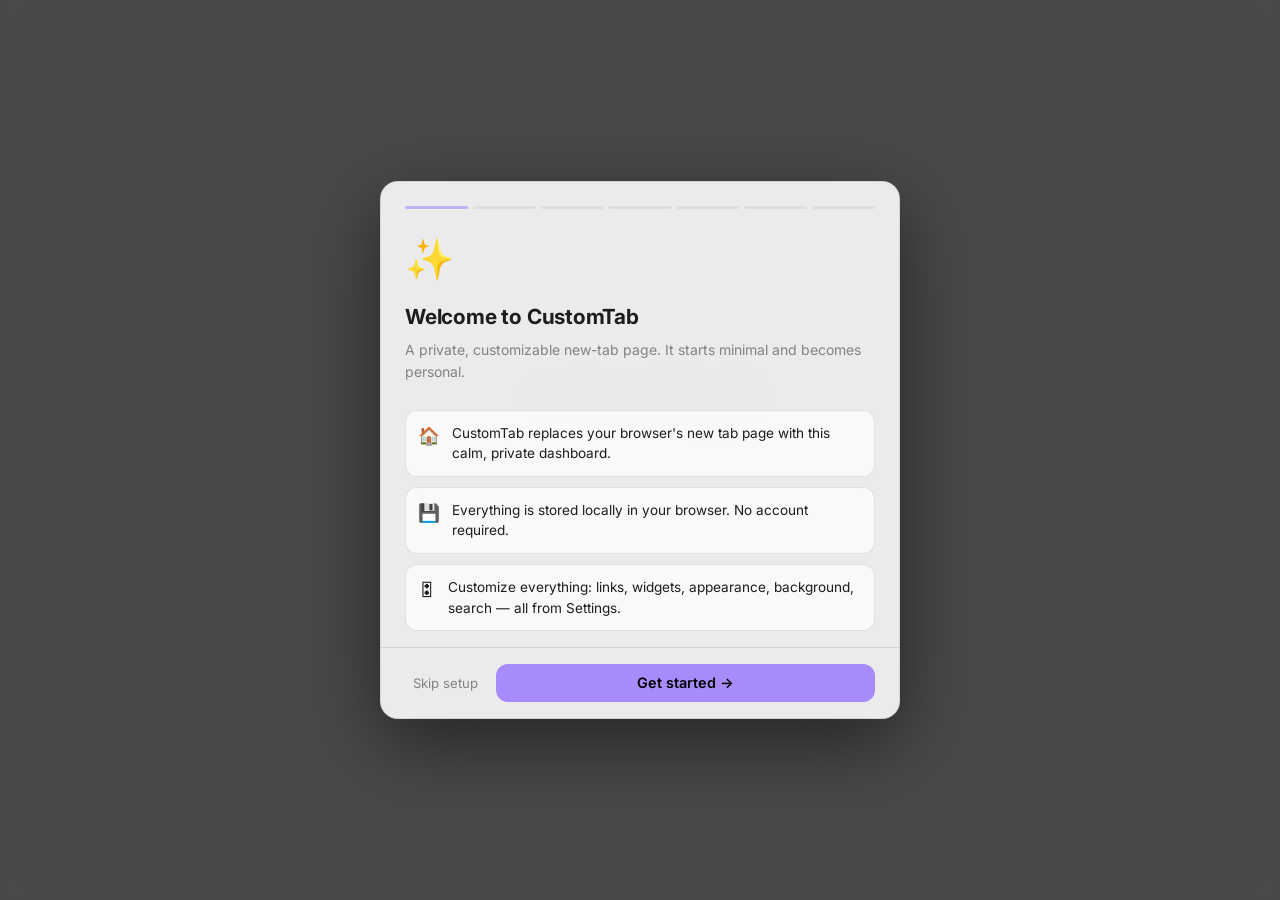
<file: index.html>
﻿<!DOCTYPE html>
<html lang="en" data-style="glass" data-mode="system">
<head>
  <meta charset="UTF-8" />
  <meta name="viewport" content="width=device-width, initial-scale=1.0" />
  <title>CustomTab</title>
  <link rel="icon" type="image/png" href="fav.png" />
  <link rel="preconnect" href="https://fonts.googleapis.com" />
  <link rel="preconnect" href="https://fonts.gstatic.com" crossorigin />
  <link href="https://fonts.googleapis.com/css2?family=Inter:wght@400;500;600&display=swap" rel="stylesheet" />

  <!-- v5 styles -->
  <link rel="stylesheet" href="src/styles/tokens.css" />
  <link rel="stylesheet" href="src/styles/base.css" />
  <link rel="stylesheet" href="src/styles/layout.css?v=2026-06-15-1" />
  <link rel="stylesheet" href="src/styles/components.css?v=2026-06-15-1" />
  <link rel="stylesheet" href="src/styles/widgets.css?v=2026-06-15-1" />
  <link rel="stylesheet" href="src/styles/settings.css?v=2026-06-15-3" />
  <link rel="stylesheet" href="src/styles/blocks.css?v=2026-06-15-1" />
  <link rel="stylesheet" href="src/styles/onboarding.css" />
  <link rel="stylesheet" href="src/styles/responsive.css?v=2026-06-15-1" />
</head>
<body>

  <!-- Background layer -->
  <div id="bg-layer">
    <div id="bg-media"></div>
    <div id="bg-overlay" aria-hidden="true"></div>
  </div>

  <!-- Focus layer (default visible) -->
  <div id="focus-layer" aria-label="Focus view">
    <div class="focus-content">
      <div id="f-clock" aria-live="off" aria-atomic="true">00:00</div>
      <div id="f-date"></div>
      <div id="f-greeting"></div>
      <div id="f-weather" hidden></div>
      <div id="f-goals" hidden></div>
    </div>
  </div>

  <!-- Top bar (shown when dashboard is open) -->
  <div id="top-bar">
    <button class="icon-btn" id="focus-btn"  title="Back to focus (F)" aria-label="Return to focus view">◎</button>
    <button class="icon-btn" id="favs-btn"   title="Open favorite links" aria-label="Open all favorite links">★</button>
    <button class="icon-btn" id="design-btn" title="Design mode — drag and resize dashboard blocks" aria-label="Toggle design mode">⊞</button>
    <button class="icon-btn" id="settings-btn" title="Settings" aria-label="Open settings">⚙</button>
  </div>

  <!-- Dashboard layer -->
  <div id="dash-layer" aria-hidden="true">
    <div id="dash-content">
      <!-- All dashboard blocks rendered here by blocks.js -->
      <div id="blocks-container" class="blocks-container mode-auto" aria-label="Dashboard"></div>
    </div>
  </div>

  <!-- Quick Open (Ctrl/Cmd+K) -->
  <div id="quick-open" role="dialog" aria-modal="true" aria-label="Quick Open" hidden>
    <div id="quick-backdrop"></div>
    <div id="quick-panel">
      <div id="quick-header">
        <span class="q-icon" aria-hidden="true">⌘</span>
        <input id="quick-input" type="text"
               placeholder="Search links, run actions…"
               autocomplete="off" aria-label="Quick search" />
        <kbd id="quick-esc">esc</kbd>
      </div>
      <div id="quick-results" role="listbox" aria-label="Results"></div>
    </div>
  </div>

  <!-- Settings modal -->
  <div id="settings-modal" class="modal-wrap" role="dialog"
       aria-modal="true" aria-label="Settings" hidden>
    <div class="modal-backdrop"></div>
    <div class="modal-panel">
      <div class="modal-header">
        <h2>Settings</h2>
        <button class="modal-close" id="settings-close" aria-label="Close settings">✕</button>
      </div>
      <div class="modal-body">
        <nav id="settings-tabs" aria-label="Settings sections"></nav>
        <div id="settings-content"></div>
      </div>
    </div>
  </div>

  <!-- Onboarding wizard -->
  <div id="onboarding-modal" role="dialog" aria-modal="true" aria-label="Welcome to CustomTab" hidden>
    <div id="onboarding-backdrop"></div>
    <div id="onboarding-panel"></div>
  </div>

  <!-- Migration notice (old config detected) -->
  <div id="migration-notice" hidden>
    <div class="migration-title">⚠ Older setup found</div>
    <p>We found an older CustomTab or MinimalTab setup. v5 uses a new structure — your previous settings will not be automatically migrated.</p>
    <p style="margin-top:.4rem;font-size:.82rem;color:var(--muted)">You can export your old data from your browser's localStorage before starting fresh.</p>
    <div class="migration-actions">
      <button class="s-btn ghost sm" data-settings>Backup &amp; Restore</button>
      <button class="s-btn ghost sm" data-dismiss>Dismiss</button>
    </div>
  </div>

  <!-- Design mode toolbar -->
  <div id="design-toolbar" hidden aria-label="Design mode controls">
    <span id="design-toolbar-label">Design</span>
    <span id="design-mode-label" class="dtb-mode">Auto</span>
    <button class="dtb-btn" id="design-mode-toggle-btn" title="Switch between auto and custom grid mode">Switch mode</button>
    <button class="dtb-btn" id="design-reset-btn">Reset layout</button>
    <button class="dtb-btn dtb-primary" id="design-done-btn">✓ Done</button>
  </div>

  <!-- Link context menu -->
  <div id="link-ctx" role="menu" aria-label="Link options" hidden></div>

  <!-- Hidden file input for config import -->
  <input id="import-file" type="file" accept="application/json" hidden aria-hidden="true" />

  <!-- Toast notification -->
  <div id="toast" role="status" aria-live="polite" aria-atomic="true"></div>

  <!-- Focus hint -->
  <div id="focus-hint" aria-hidden="true">Press F to return to focus</div>

  <script type="module" src="src/main.js?v=2026-06-15-4"></script>
</body>
</html>
</file>
<file: src/styles/tokens.css>
/* ── Design tokens (CSS custom properties) ── */
:root {
  --accent:         #a78bfa;
  --bg:             #1a1a2e;
  --text:           #ffffff;
  --muted:          rgba(255,255,255,0.50);
  --subtle:         rgba(255,255,255,0.07);
  --glass-bg:       rgba(255,255,255,0.07);
  --glass-border:   rgba(255,255,255,0.12);
  --glass-shadow:   0 8px 32px rgba(0,0,0,0.28);
  --glass-blur:     20px;
  --danger:         rgba(239,68,68,1);
  --danger-bg:      rgba(239,68,68,0.12);
  --danger-border:  rgba(239,68,68,0.25);
  --danger-text:    #f87171;
  --success:        #4ade80;
  --warning:        #fbbf24;

  --radius-sm:  8px;
  --radius-md:  12px;
  --radius-lg:  18px;
  --radius-xl:  9999px;

  --ease: cubic-bezier(0.4,0,0.2,1);
  --dur:  260ms;

  --dash-max-width-sm: 540px;
  --dash-max-width-md: 680px;
  --dash-max-width-lg: 860px;
  --dash-max-width-xl: 1080px;
}

/* ── Style presets ── */
[data-style="minimal"] {
  --accent:       #e5e5e5;
  --bg:           #111111;
  --glass-bg:     rgba(255,255,255,0.04);
  --glass-border: rgba(255,255,255,0.08);
  --glass-blur:   8px;
}
[data-style="glass"] {
  --accent:     #a78bfa;
  --bg:         #1a1a2e;
  --glass-bg:   rgba(255,255,255,0.07);
  --glass-blur: 22px;
}
[data-style="neon"] {
  --accent:       #00ffff;
  --bg:           #0a0e27;
  --glass-bg:     rgba(0,255,255,0.05);
  --glass-border: rgba(0,255,255,0.14);
}
[data-style="pastel"] {
  --accent:       #f9a8d4;
  --bg:           #fdf2f8;
  --text:         #1f1f1f;
  --muted:        rgba(0,0,0,0.45);
  --subtle:       rgba(0,0,0,0.05);
  --glass-bg:     rgba(255,255,255,0.65);
  --glass-border: rgba(0,0,0,0.09);
  --glass-shadow: 0 8px 32px rgba(0,0,0,0.1);
}
[data-style="forest"] {
  --accent:       #4ade80;
  --bg:           #0f172a;
  --glass-bg:     rgba(74,222,128,0.06);
  --glass-border: rgba(74,222,128,0.12);
}
[data-style="oled"] {
  --accent:     #00d9ff;
  --bg:         #000000;
  --glass-bg:   rgba(255,255,255,0.04);
  --glass-blur: 10px;
}

/* ── Light / dark / system mode ── */
@media (prefers-color-scheme: light) {
  [data-mode="system"] {
    --bg:           #f5f5f7;
    --text:         #1d1d1f;
    --muted:        rgba(0,0,0,0.45);
    --subtle:       rgba(0,0,0,0.055);
    --glass-bg:     rgba(255,255,255,0.70);
    --glass-border: rgba(0,0,0,0.10);
    --glass-shadow: 0 8px 32px rgba(0,0,0,0.10);
  }
}
[data-mode="light"] {
  --bg:           #f5f5f7;
  --text:         #1d1d1f;
  --muted:        rgba(0,0,0,0.45);
  --subtle:       rgba(0,0,0,0.055);
  --glass-bg:     rgba(255,255,255,0.70);
  --glass-border: rgba(0,0,0,0.10);
  --glass-shadow: 0 8px 32px rgba(0,0,0,0.10);
}
/* data-mode="dark" uses root defaults */
</file>
<file: src/styles/base.css>
/* ── Reset ── */
*, *::before, *::after {
  box-sizing: border-box;
  margin: 0;
  padding: 0;
}

html, body {
  height: 100%;
  overflow: hidden;
}

body {
  background: var(--bg);
  color: var(--text);
  font-family: 'Inter', -apple-system, BlinkMacSystemFont, system-ui, sans-serif;
  font-size: 15px;
  line-height: 1.5;
  -webkit-font-smoothing: antialiased;
  transition: background var(--dur) var(--ease), color var(--dur) var(--ease);
}

a        { color: inherit; text-decoration: none; }
button   { font-family: inherit; cursor: pointer; }
input, select, textarea { font-family: inherit; }
img      { display: block; }

/* ── Scrollbar ── */
::-webkit-scrollbar        { width: 4px; height: 4px; }
::-webkit-scrollbar-track  { background: transparent; }
::-webkit-scrollbar-thumb  { background: var(--glass-border); border-radius: 2px; }
::-webkit-scrollbar-thumb:hover { background: var(--muted); }

/* ── Focus visible ── */
:focus-visible {
  outline: 2px solid var(--accent);
  outline-offset: 2px;
}
:focus:not(:focus-visible) {
  outline: none;
}

/* ── Reduced motion ── */
@media (prefers-reduced-motion: reduce) {
  *, *::before, *::after {
    transition-duration: 1ms !important;
    animation-duration: 1ms !important;
    animation-iteration-count: 1 !important;
  }
}

/* ── Screen reader only ── */
.sr-only {
  position: absolute;
  width: 1px; height: 1px;
  padding: 0; margin: -1px;
  overflow: hidden;
  clip: rect(0,0,0,0);
  white-space: nowrap;
  border-width: 0;
}
</file>
<file: src/styles/layout.css>
/* ── Background layer ── */
#bg-layer {
  position: fixed;
  inset: 0;
  z-index: 0;
  overflow: hidden;
}
#bg-media {
  position: absolute;
  inset: 0;
  width: 100%; height: 100%;
  background-size: cover;
  background-position: center;
  filter: blur(0px) brightness(0.65);
  transform: scale(1.05);
  transition: filter 0.4s ease, background-image 0.6s ease;
}
#bg-overlay {
  position: absolute;
  inset: 0;
  background: linear-gradient(180deg,
    rgba(0,0,0,.18) 0%,
    rgba(0,0,0,.38) 55%,
    rgba(0,0,0,.5)  100%);
  pointer-events: none;
}
body:not(.has-bg-image) #bg-overlay { display: none; }

/* ── App layers ── */
#focus-layer, #dash-layer {
  position: fixed;
  inset: 0;
  z-index: 10;
  transition: opacity var(--dur) var(--ease), visibility var(--dur) var(--ease);
}

/* ── Focus layer ── */
#focus-layer {
  display: grid;
  place-items: center;
  cursor: default;
  user-select: none;
}
.focus-content { text-align: center; }

#f-clock {
  font-size: clamp(4rem, 12vw, 7.5rem);
  font-weight: 600;
  letter-spacing: -0.03em;
  line-height: 1;
}
#f-date {
  font-size: clamp(1rem, 2.5vw, 1.35rem);
  font-weight: 400;
  opacity: 0.8;
  margin-top: 0.7rem;
}
#f-greeting {
  font-size: 0.95rem;
  opacity: 0.5;
  margin-top: 0.4rem;
}
#f-weather {
  font-size: 0.875rem;
  opacity: 0.45;
  margin-top: 0.4rem;
  letter-spacing: 0.01em;
}
#f-goals {
  margin-top: 1rem;
  display: flex;
  gap: 0.5rem;
  justify-content: center;
  flex-wrap: wrap;
}
.f-goal-chip {
  display: inline-flex;
  align-items: center;
  gap: 0.3rem;
  padding: 0.25rem 0.6rem;
  background: var(--glass-bg);
  border: 1px solid var(--glass-border);
  border-radius: var(--radius-xl);
  font-size: 0.78rem;
  color: var(--muted);
  cursor: pointer;
  transition: all 0.15s;
}
.f-goal-chip.done {
  color: var(--success);
  border-color: color-mix(in srgb, var(--success) 40%, transparent);
  text-decoration: line-through;
  opacity: 0.65;
}

/* ── Dashboard layer ── */
#dash-layer {
  opacity: 0;
  visibility: hidden;
  pointer-events: none;
  display: flex;
  flex-direction: column;
  align-items: center;
  overflow-y: auto;
  overflow-x: hidden;
  padding: 1rem;
  scroll-behavior: smooth;
}
#dash-layer::-webkit-scrollbar { width: 0; }

/* ── Revealed state ── */
body.dash-on #focus-layer {
  opacity: 0;
  visibility: hidden;
  pointer-events: none;
}
body.dash-on #dash-layer {
  opacity: 1;
  visibility: visible;
  pointer-events: auto;
}
body.dash-on #top-bar {
  opacity: 1;
  visibility: visible;
  pointer-events: auto;
}

/* ── Top bar ── */
#top-bar {
  position: fixed;
  top: 1rem;
  right: 1.25rem;
  z-index: 20;
  display: flex;
  gap: 0.4rem;
  opacity: 0;
  visibility: hidden;
  pointer-events: none;
  transition: opacity var(--dur) var(--ease), visibility var(--dur) var(--ease);
}

/* ── Dashboard content ── */
#dash-content {
  width: 100%;
  max-width: var(--dash-max-width-md, 680px);
  min-width: 0;
  margin: auto;
  padding: 5.5rem 0 4rem;
  display: flex;
  flex-direction: column;
  gap: 1.75rem;
}

/* Dashboard width variants */
[data-dash-width="sm"] #dash-content { max-width: var(--dash-max-width-sm); }
[data-dash-width="md"] #dash-content { max-width: var(--dash-max-width-md); }
[data-dash-width="lg"] #dash-content { max-width: var(--dash-max-width-lg); }
[data-dash-width="xl"] #dash-content { max-width: var(--dash-max-width-xl); }

/* Density variants */
[data-density="compact"] #dash-content { gap: 1.1rem; padding-top: 4rem; }
[data-density="spacious"] #dash-content { gap: 2.25rem; padding-top: 7rem; }

/* ── Focus hint ── */
#focus-hint {
  position: fixed;
  bottom: 1.25rem;
  left: 50%;
  transform: translateX(-50%);
  font-size: 0.75rem;
  color: var(--muted);
  opacity: 0;
  transition: opacity 0.3s;
  z-index: 15;
  pointer-events: none;
  white-space: nowrap;
}
body.dash-on #focus-hint { opacity: 0.55; }

/* ── Animations ── */
@keyframes fadeUp {
  from { opacity: 0; transform: translateY(10px); }
  to   { opacity: 1; transform: translateY(0); }
}
body.dash-on #dash-content {
  animation: fadeUp var(--dur) var(--ease) both;
}
</file>
<file: src/styles/components.css>
/* ── Icon button ── */
.icon-btn {
  display: inline-flex;
  align-items: center;
  justify-content: center;
  width: 36px; height: 36px;
  background: var(--glass-bg);
  border: 1px solid var(--glass-border);
  border-radius: var(--radius-md);
  backdrop-filter: blur(var(--glass-blur));
  -webkit-backdrop-filter: blur(var(--glass-blur));
  color: var(--text);
  font-size: 1rem;
  transition: background 0.15s ease;
}
.icon-btn:hover { background: var(--subtle); }

/* ── Search bar ── */
#search-bar {
  display: flex;
  align-items: center;
  gap: 0.5rem;
  background: var(--glass-bg);
  backdrop-filter: blur(var(--glass-blur));
  -webkit-backdrop-filter: blur(var(--glass-blur));
  border: 1px solid var(--glass-border);
  border-radius: var(--radius-xl);
  padding: 0.45rem 0.6rem;
  box-shadow: var(--glass-shadow);
  transition: border-color 0.15s ease;
}
#search-bar:focus-within { border-color: var(--accent); }

#search-modes { display: flex; gap: 0.25rem; flex-shrink: 0; }

.mode-pill {
  padding: 0.3rem 0.65rem;
  background: transparent;
  border: 1px solid var(--glass-border);
  border-radius: var(--radius-xl);
  font-size: 0.75rem;
  font-weight: 500;
  color: var(--muted);
  transition: all 0.15s ease;
}
.mode-pill:hover { color: var(--text); border-color: var(--muted); }
.mode-pill.active {
  background: var(--accent);
  border-color: var(--accent);
  color: #000;
  font-weight: 600;
}

#search-input {
  flex: 1;
  background: transparent;
  border: none;
  outline: none;
  color: var(--text);
  font-size: 1rem;
  padding: 0.35rem 0.25rem;
  min-width: 0;
}
#search-input::placeholder { color: var(--muted); }

#search-submit {
  flex-shrink: 0;
  padding: 0.38rem 1rem;
  background: var(--accent);
  border: none;
  border-radius: var(--radius-xl);
  color: #000;
  font-size: 0.82rem;
  font-weight: 600;
  transition: opacity 0.15s;
}
#search-submit:hover { opacity: 0.85; }

/* ── Links area ── */
#links-area { display: flex; flex-direction: column; gap: 1.25rem; }

.favorites-row {
  display: flex;
  flex-wrap: wrap;
  gap: 0.5rem;
}
.favorites-label {
  width: 100%;
  font-size: 0.7rem;
  font-weight: 600;
  text-transform: uppercase;
  letter-spacing: 0.08em;
  color: var(--muted);
  margin-bottom: 0.1rem;
}

.link-folder { display: flex; flex-direction: column; gap: 0.55rem; }

.folder-header {
  display: flex;
  align-items: center;
  gap: 0.4rem;
  cursor: pointer;
  padding: 0.1rem 0;
}
.folder-name {
  font-size: 0.7rem;
  font-weight: 600;
  text-transform: uppercase;
  letter-spacing: 0.08em;
  color: var(--muted);
  user-select: none;
}
.folder-caret {
  font-size: 0.6rem;
  color: var(--muted);
  opacity: 0.55;
  transition: transform 0.2s ease;
  user-select: none;
}
.folder-caret.collapsed { transform: rotate(-90deg); }

.folder-open-all {
  margin-left: auto;
  font-size: 0.68rem;
  color: var(--muted);
  background: none;
  border: none;
  padding: 0.15rem 0.4rem;
  border-radius: var(--radius-sm);
  cursor: pointer;
  opacity: 0;
  transition: opacity 0.15s, color 0.15s, background 0.15s;
}
.link-folder:hover .folder-open-all { opacity: 1; }
.folder-open-all:hover { color: var(--text); background: var(--subtle); }

.folder-chips {
  display: flex;
  flex-wrap: wrap;
  gap: 0.45rem;
  overflow: hidden;
  max-height: 500px;
  transition: max-height 0.25s ease, opacity 0.2s ease;
}
.folder-chips.collapsed { max-height: 0; opacity: 0; pointer-events: none; }

.link-chip {
  display: inline-flex;
  align-items: center;
  gap: 0.35rem;
  padding: 0.42rem 0.85rem;
  background: var(--glass-bg);
  border: 1px solid var(--glass-border);
  border-radius: var(--radius-xl);
  font-size: 0.85rem;
  color: var(--text);
  cursor: pointer;
  transition: background 0.15s, border-color 0.15s, transform 0.15s;
  user-select: none;
  min-height: 36px;
}
.link-chip:hover { background: var(--subtle); transform: translateY(-1px); }
.link-chip.favorite {
  border-color: color-mix(in srgb, var(--accent) 60%, transparent);
}
.chip-favicon { width: 13px; height: 13px; border-radius: 2px; flex-shrink: 0; }

/* ── Context menu ── */
#link-ctx {
  position: fixed;
  z-index: 9800;
  background: color-mix(in srgb, var(--bg) 92%, transparent);
  backdrop-filter: blur(var(--glass-blur));
  -webkit-backdrop-filter: blur(var(--glass-blur));
  border: 1px solid var(--glass-border);
  border-radius: var(--radius-md);
  box-shadow: var(--glass-shadow);
  min-width: 155px;
  padding: 0.3rem 0;
  overflow: hidden;
}
#link-ctx[hidden] { display: none; }
.ctx-item {
  display: flex;
  align-items: center;
  gap: 0.5rem;
  padding: 0.5rem 0.85rem;
  font-size: 0.85rem;
  transition: background 0.1s;
}
.ctx-item:hover { background: var(--subtle); }
.ctx-sep { height: 1px; background: var(--glass-border); margin: 0.2rem 0; }

/* ── Quick Open ── */
#quick-open {
  position: fixed;
  inset: 0;
  z-index: 9000;
  display: flex;
  align-items: flex-start;
  justify-content: center;
  padding-top: 12vh;
}
#quick-open[hidden] { display: none; }
#quick-backdrop {
  position: absolute;
  inset: 0;
  background: rgba(0,0,0,0.55);
  backdrop-filter: blur(4px);
  -webkit-backdrop-filter: blur(4px);
}
#quick-panel {
  position: relative;
  width: 90%;
  max-width: 560px;
  background: color-mix(in srgb, var(--bg) 88%, transparent);
  backdrop-filter: blur(var(--glass-blur));
  -webkit-backdrop-filter: blur(var(--glass-blur));
  border: 1px solid var(--glass-border);
  border-radius: var(--radius-lg);
  box-shadow: 0 20px 60px rgba(0,0,0,0.45);
  overflow: hidden;
}
#quick-header {
  display: flex;
  align-items: center;
  gap: 0.7rem;
  padding: 0.85rem 1rem;
  border-bottom: 1px solid var(--glass-border);
}
.q-icon { font-size: 1rem; opacity: 0.45; }
#quick-input {
  flex: 1;
  background: transparent;
  border: none;
  outline: none;
  color: var(--text);
  font-size: 0.95rem;
}
#quick-input::placeholder { color: var(--muted); }
#quick-esc {
  font-size: 0.68rem;
  padding: 0.15rem 0.4rem;
  background: var(--subtle);
  border-radius: 4px;
  color: var(--muted);
}
#quick-results { max-height: 340px; overflow-y: auto; }
.q-section {
  padding: 0.45rem 1rem 0.2rem;
  font-size: 0.67rem;
  font-weight: 600;
  text-transform: uppercase;
  letter-spacing: 0.07em;
  color: var(--muted);
  opacity: 0.7;
}
.q-item {
  display: flex;
  align-items: center;
  gap: 0.65rem;
  padding: 0.65rem 1rem;
  cursor: pointer;
  transition: background 0.1s;
}
.q-item:hover, .q-item.sel { background: var(--subtle); }
.q-item-icon { font-size: 1rem; width: 1.3rem; text-align: center; opacity: 0.8; }
.q-item-name { flex: 1; font-size: 0.875rem; }
.q-item-hint { font-size: 0.75rem; color: var(--muted); }
.q-empty { padding: 2rem; text-align: center; color: var(--muted); font-size: 0.875rem; }

/* ── Toast ── */
#toast {
  position: fixed;
  bottom: 1.5rem;
  left: 50%;
  transform: translateX(-50%);
  background: color-mix(in srgb, var(--bg) 90%, transparent);
  backdrop-filter: blur(var(--glass-blur));
  -webkit-backdrop-filter: blur(var(--glass-blur));
  border: 1px solid var(--glass-border);
  border-radius: var(--radius-xl);
  padding: 0.55rem 1.2rem;
  font-size: 0.85rem;
  box-shadow: var(--glass-shadow);
  z-index: 9999;
  opacity: 0;
  pointer-events: none;
  transition: opacity 0.2s ease, transform 0.2s ease;
  white-space: nowrap;
  max-width: 90vw;
  overflow: hidden;
  text-overflow: ellipsis;
}
#toast.show { opacity: 1; }

/* ── Migration notice ── */
#migration-notice {
  position: fixed;
  top: 1rem;
  left: 50%;
  transform: translateX(-50%);
  z-index: 9000;
  background: color-mix(in srgb, var(--bg) 92%, transparent);
  backdrop-filter: blur(var(--glass-blur));
  border: 1px solid var(--warning);
  border-radius: var(--radius-lg);
  padding: 1rem 1.25rem;
  max-width: 480px;
  width: 90%;
  box-shadow: var(--glass-shadow);
  font-size: 0.875rem;
  line-height: 1.5;
}
#migration-notice[hidden] { display: none; }
.migration-title {
  font-weight: 600;
  margin-bottom: 0.4rem;
  color: var(--warning);
}
.migration-actions {
  display: flex;
  gap: 0.5rem;
  margin-top: 0.75rem;
  flex-wrap: wrap;
}
</file>
<file: src/styles/widgets.css>
/* ── Widget area layout ── */
#widgets-area {
  display: flex;
  flex-wrap: wrap;
  gap: 1rem;
}

/* ── Base widget tile ── */
.widget-tile {
  flex: 1 1 200px;
  background: var(--glass-bg);
  backdrop-filter: blur(var(--glass-blur));
  -webkit-backdrop-filter: blur(var(--glass-blur));
  border: 1px solid var(--glass-border);
  border-radius: var(--radius-lg);
  padding: 1.1rem 1.25rem;
  box-shadow: var(--glass-shadow);
  min-width: 0;
  overflow: hidden;
  position: relative;
}

/* Size variants */
.widget-tile[data-size="small"]  { flex: 0 0 160px; }
.widget-tile[data-size="medium"] { flex: 1 1 240px; }
.widget-tile[data-size="large"]  { flex: 1 1 360px; }
.widget-tile[data-size="wide"]   { flex: 1 1 100%; }
.widget-tile[data-size="full"]   { flex: 1 1 100%; }
.widget-tile[data-size="tall"]   { flex: 1 1 360px; }

/* ── Tile header ── */
.tile-label {
  font-size: 0.68rem;
  font-weight: 600;
  text-transform: uppercase;
  letter-spacing: 0.07em;
  color: var(--muted);
  margin-bottom: 0.75rem;
  display: flex;
  align-items: center;
  gap: 0.4rem;
}
.tile-label-actions {
  margin-left: auto;
  display: flex;
  gap: 0.25rem;
}
.tile-action-btn {
  background: none;
  border: none;
  color: var(--muted);
  font-size: 0.8rem;
  padding: 0.1rem 0.2rem;
  border-radius: var(--radius-sm);
  cursor: pointer;
  opacity: 0;
  transition: opacity 0.15s, color 0.15s;
}
.widget-tile:hover .tile-action-btn { opacity: 1; }
.tile-action-btn:hover { color: var(--text); }

/* ── State helpers ── */
.widget-loading {
  color: var(--muted);
  font-size: 0.85rem;
  text-align: center;
  padding: 1rem 0;
}
.widget-empty {
  color: var(--muted);
  font-size: 0.82rem;
  text-align: center;
  padding: 0.75rem 0;
  line-height: 1.5;
}
.widget-error {
  color: var(--danger-text);
  font-size: 0.8rem;
  padding: 0.65rem 0.85rem;
  background: var(--danger-bg);
  border: 1px solid var(--danger-border);
  border-radius: var(--radius-sm);
  margin-top: 0.25rem;
  line-height: 1.5;
}

/* ── Weather ── */
.wx-main { display: flex; align-items: center; gap: 0.85rem; }
.wx-icon { font-size: 2rem; line-height: 1; flex-shrink: 0; }
.wx-temp { font-size: 1.9rem; font-weight: 600; line-height: 1; }
.wx-desc { font-size: 0.82rem; color: var(--muted); }
.wx-loc  { font-size: 0.75rem; color: var(--muted); margin-top: 0.15rem; }
.wx-fc {
  display: flex;
  gap: 0.4rem;
  margin-top: 0.75rem;
  padding-top: 0.65rem;
  border-top: 1px solid var(--glass-border);
}
.wx-fc-day  { flex: 1; text-align: center; font-size: 0.72rem; }
.wx-fc-name { color: var(--muted); }
.wx-fc-icon { font-size: 1rem; margin: 0.2rem 0; }

/* ── Todo ── */
.todo-list {
  display: flex;
  flex-direction: column;
  gap: 0.35rem;
  margin-bottom: 0.65rem;
  max-height: 180px;
  overflow-y: auto;
}
.todo-item { display: flex; align-items: center; gap: 0.45rem; font-size: 0.85rem; }
.todo-item input[type="checkbox"] { flex-shrink: 0; accent-color: var(--accent); cursor: pointer; }
.todo-item label { flex: 1; cursor: pointer; }
.todo-done label { text-decoration: line-through; opacity: 0.4; }
.todo-del-btn { background: none; border: none; color: var(--muted); font-size: 0.85rem; padding: 0 0.15rem; opacity: 0; transition: opacity 0.1s; }
.todo-item:hover .todo-del-btn { opacity: 1; }
.todo-del-btn:hover { color: var(--danger-text); }
.todo-add-row { display: flex; gap: 0.35rem; }
.todo-in {
  flex: 1;
  background: var(--subtle);
  border: 1px solid var(--glass-border);
  border-radius: var(--radius-sm);
  padding: 0.3rem 0.55rem;
  color: var(--text);
  font-size: 0.82rem;
  outline: none;
}
.todo-in:focus { border-color: var(--accent); }
.todo-add-btn {
  background: var(--accent);
  border: none;
  border-radius: var(--radius-sm);
  color: #000;
  width: 28px; height: 28px;
  font-size: 1.1rem;
  flex-shrink: 0;
}

/* ── Notes ── */
.notes-ta {
  width: 100%;
  min-height: 90px;
  background: transparent;
  border: none;
  outline: none;
  resize: vertical;
  color: var(--text);
  font-family: inherit;
  font-size: 0.85rem;
  line-height: 1.6;
}
.notes-ta::placeholder { color: var(--muted); }

/* ── RSS ── */
.rss-list {
  display: flex;
  flex-direction: column;
  gap: 0;
  max-height: min(60vh, 520px);
  overflow-y: auto;
  overscroll-behavior: contain;
}
.widget-tile[data-size="tall"] .rss-list { max-height: min(80vh, 800px); }
.rss-item {
  padding: 0.55rem 0;
  border-bottom: 1px solid var(--glass-border);
  display: block;
  color: var(--text);
  text-decoration: none;
  transition: color 0.1s;
  min-width: 0;
}
.rss-item:last-child { border-bottom: none; }
.rss-item:hover { color: var(--accent); }
.rss-item-title {
  font-size: 0.85rem;
  font-weight: 500;
  line-height: 1.35;
  display: -webkit-box;
  -webkit-line-clamp: 2;
  -webkit-box-orient: vertical;
  overflow: hidden;
  word-break: break-word;
}
.rss-item-meta { font-size: 0.72rem; color: var(--muted); margin-top: 0.2rem; display: flex; gap: 0.45rem; flex-wrap: wrap; }
.rss-item-excerpt { font-size: 0.78rem; color: var(--muted); margin-top: 0.2rem; line-height: 1.4; display: -webkit-box; -webkit-line-clamp: 3; -webkit-box-orient: vertical; overflow: hidden; word-break: break-word; }
.rss-footer { margin-top: 0.6rem; font-size: 0.72rem; color: var(--muted); display: flex; justify-content: space-between; }
.rss-cap-note { margin-top: 0.4rem; font-size: 0.72rem; color: var(--muted); text-align: center; }
.rss-error-compact { margin-top: 0.35rem; font-size: 0.75rem; }
.rss-refresh-btn { background: none; border: none; color: var(--muted); font-size: 0.72rem; cursor: pointer; padding: 0; }
.rss-refresh-btn:hover { color: var(--text); }

/* ── Widget resize menu ── */
.tile-resize-btn { font-size: 0.8rem; line-height: 1; }
.resize-menu {
  position: fixed;
  z-index: 9200;
  background: color-mix(in srgb, var(--bg) 96%, transparent);
  backdrop-filter: blur(var(--glass-blur));
  -webkit-backdrop-filter: blur(var(--glass-blur));
  border: 1px solid var(--glass-border);
  border-radius: var(--radius-md);
  box-shadow: 0 8px 24px rgba(0,0,0,0.35);
  padding: 0.25rem;
  display: flex;
  flex-direction: column;
  gap: 0.1rem;
  min-width: 130px;
}
.resize-opt {
  display: block;
  width: 100%;
  padding: 0.4rem 0.75rem;
  text-align: left;
  background: none;
  border: none;
  color: var(--muted);
  font-size: 0.82rem;
  border-radius: var(--radius-sm);
  cursor: pointer;
  transition: background 0.1s, color 0.1s;
}
.resize-opt:hover { background: var(--subtle); color: var(--text); }
.resize-opt.active { color: var(--accent); font-weight: 600; }

/* ── Spotify ── */
.spotify-disconnected {
  display: flex;
  flex-direction: column;
  align-items: center;
  gap: 0.6rem;
  padding: 0.5rem 0;
  text-align: center;
}
.spotify-disconnected p { font-size: 0.82rem; color: var(--muted); }
.spotify-connect-btn {
  display: inline-flex;
  align-items: center;
  gap: 0.4rem;
  padding: 0.45rem 1rem;
  background: #1db954;
  border: none;
  border-radius: var(--radius-xl);
  color: #000;
  font-size: 0.82rem;
  font-weight: 600;
  cursor: pointer;
  transition: opacity 0.15s;
}
.spotify-connect-btn:hover { opacity: 0.85; }
.spotify-now-playing {
  display: flex;
  align-items: center;
  gap: 0.75rem;
}
.spotify-art {
  width: 52px; height: 52px;
  border-radius: var(--radius-sm);
  object-fit: cover;
  flex-shrink: 0;
  background: var(--subtle);
}
.spotify-info { flex: 1; min-width: 0; }
.spotify-track {
  font-size: 0.875rem;
  font-weight: 600;
  white-space: nowrap;
  overflow: hidden;
  text-overflow: ellipsis;
}
.spotify-artist { font-size: 0.78rem; color: var(--muted); margin-top: 0.1rem; white-space: nowrap; overflow: hidden; text-overflow: ellipsis; }
.spotify-controls {
  display: flex;
  align-items: center;
  gap: 0.5rem;
  margin-top: 0.65rem;
}
.spotify-ctrl-btn {
  background: none;
  border: none;
  color: var(--muted);
  font-size: 1rem;
  cursor: pointer;
  padding: 0.2rem;
  border-radius: var(--radius-sm);
  transition: color 0.15s;
}
.spotify-ctrl-btn:hover { color: var(--text); }
.spotify-ctrl-btn.play-pause {
  background: var(--accent);
  color: #000;
  width: 32px; height: 32px;
  border-radius: 50%;
  display: flex;
  align-items: center;
  justify-content: center;
}
.spotify-progress-bar {
  height: 3px;
  background: var(--subtle);
  border-radius: 2px;
  margin-top: 0.65rem;
  overflow: hidden;
}
.spotify-progress-fill {
  height: 100%;
  background: var(--accent);
  border-radius: 2px;
  transition: width 1s linear;
}

/* ── Calendar ── */
.cal-list { display: flex; flex-direction: column; gap: 0.1rem; }
.cal-day-label {
  font-size: 0.68rem;
  font-weight: 600;
  text-transform: uppercase;
  letter-spacing: 0.06em;
  color: var(--muted);
  margin: 0.6rem 0 0.25rem;
}
.cal-day-label:first-child { margin-top: 0; }
.cal-event {
  display: flex;
  align-items: flex-start;
  gap: 0.5rem;
  padding: 0.35rem 0;
  border-bottom: 1px solid color-mix(in srgb, var(--glass-border) 50%, transparent);
  font-size: 0.82rem;
}
.cal-event:last-child { border-bottom: none; }
.cal-event-dot {
  width: 6px; height: 6px;
  border-radius: 50%;
  background: var(--accent);
  flex-shrink: 0;
  margin-top: 0.35rem;
}
.cal-event-title { flex: 1; line-height: 1.35; }
.cal-event-time { font-size: 0.72rem; color: var(--muted); flex-shrink: 0; }

/* ── Goals ── */
.goals-list { display: flex; flex-direction: column; gap: 0.35rem; }
.goal-item { display: flex; align-items: center; gap: 0.5rem; font-size: 0.85rem; }
.goal-item input[type="checkbox"] { flex-shrink: 0; accent-color: var(--accent); cursor: pointer; }
.goal-item label { flex: 1; cursor: pointer; }
.goal-done label { text-decoration: line-through; opacity: 0.4; }

/* ── Status ── */
.status-list { display: flex; flex-direction: column; gap: 0.45rem; }
.status-item {
  display: flex;
  align-items: center;
  gap: 0.6rem;
  font-size: 0.82rem;
}
.status-dot {
  width: 8px; height: 8px;
  border-radius: 50%;
  flex-shrink: 0;
}
.status-dot.online  { background: var(--success); }
.status-dot.offline { background: var(--danger-text); }
.status-dot.unknown { background: var(--muted); }
.status-name { flex: 1; }
.status-time { font-size: 0.7rem; color: var(--muted); }
</file>
<file: src/styles/settings.css>
/* ── Modal base ── */
.modal-wrap {
  position: fixed;
  inset: 0;
  z-index: 9500;
  display: flex;
  align-items: flex-end;
  justify-content: center;
}
.modal-wrap[hidden] { display: none; }

.modal-backdrop {
  position: absolute;
  inset: 0;
  background: rgba(0,0,0,0.55);
  backdrop-filter: blur(4px);
  -webkit-backdrop-filter: blur(4px);
}

.modal-panel {
  position: relative;
  width: 100%;
  max-width: 720px;
  max-height: calc(100vh - 48px);
  background: color-mix(in srgb, var(--bg) 93%, transparent);
  backdrop-filter: blur(var(--glass-blur));
  -webkit-backdrop-filter: blur(var(--glass-blur));
  border: 1px solid var(--glass-border);
  border-radius: var(--radius-lg) var(--radius-lg) 0 0;
  box-shadow: 0 -8px 40px rgba(0,0,0,0.3);
  display: flex;
  flex-direction: column;
  overflow: hidden;
}

@media (min-width: 600px) {
  .modal-wrap { align-items: center; padding: 1rem; }
  .modal-panel { border-radius: var(--radius-lg); max-height: calc(100vh - 48px); }
}

.modal-header {
  display: flex;
  align-items: center;
  padding: 1rem 1.25rem;
  border-bottom: 1px solid var(--glass-border);
  flex-shrink: 0;
}
.modal-header h2 { font-size: 0.95rem; font-weight: 600; flex: 1; }

.modal-close {
  background: none;
  border: none;
  color: var(--muted);
  font-size: 1rem;
  padding: 0.25rem 0.4rem;
  border-radius: var(--radius-sm);
}
.modal-close:hover { color: var(--text); }

.modal-body { display: flex; flex: 1; overflow: hidden; }

/* ── Settings tabs ── */
#settings-tabs {
  width: 136px;
  flex-shrink: 0;
  border-right: 1px solid var(--glass-border);
  padding: 0.6rem 0;
  overflow-y: auto;
}

.tab-btn {
  display: block;
  width: 100%;
  padding: 0.55rem 1rem;
  text-align: left;
  background: none;
  border: none;
  color: var(--muted);
  font-size: 0.82rem;
  transition: color 0.15s, background 0.15s;
}
.tab-btn:hover { color: var(--text); background: var(--subtle); }
.tab-btn.active { color: var(--accent); font-weight: 600; background: var(--subtle); }

#settings-content {
  flex: 1;
  overflow-y: auto;
  padding: 1.1rem 1.25rem;
}

/* ── Settings form components ── */
.s-section {
  font-size: 0.67rem;
  font-weight: 700;
  text-transform: uppercase;
  letter-spacing: 0.08em;
  color: var(--muted);
  margin: 1.1rem 0 0.5rem;
}
.s-section:first-child { margin-top: 0; }

.s-row {
  display: flex;
  align-items: flex-start;
  gap: 0.75rem;
  padding: 0.7rem 0;
  border-bottom: 1px solid var(--glass-border);
}
.s-row:last-child { border-bottom: none; }

.s-label { flex: 1; min-width: 0; }
.s-label strong { display: block; font-size: 0.85rem; font-weight: 500; }
.s-label span { display: block; font-size: 0.78rem; color: var(--muted); margin-top: 0.1rem; }

.s-ctrl {
  flex-shrink: 0;
  display: flex;
  align-items: center;
  gap: 0.4rem;
}

.s-input, .s-select {
  background: var(--subtle);
  border: 1px solid var(--glass-border);
  border-radius: var(--radius-sm);
  padding: 0.38rem 0.6rem;
  color: var(--text);
  font-size: 0.82rem;
  outline: none;
  min-width: 150px;
  max-width: 100%;
  box-sizing: border-box;
}
.s-input:focus, .s-select:focus { border-color: var(--accent); }
.s-select option { background: var(--bg); }
.s-input-wide { min-width: min(220px, 100%); }
.s-input-full { width: 100%; min-width: 0; }

.s-textarea {
  background: var(--subtle);
  border: 1px solid var(--glass-border);
  border-radius: var(--radius-sm);
  padding: 0.38rem 0.6rem;
  color: var(--text);
  font-size: 0.82rem;
  outline: none;
  width: 100%;
  resize: vertical;
  min-height: 80px;
}
.s-textarea:focus { border-color: var(--accent); }

/* ── Toggle ── */
.s-toggle {
  position: relative;
  width: 38px; height: 21px;
  flex-shrink: 0;
  cursor: pointer;
}
.s-toggle input { opacity: 0; position: absolute; width: 0; height: 0; }
.s-track {
  position: absolute;
  inset: 0;
  background: var(--subtle);
  border: 1px solid var(--glass-border);
  border-radius: 11px;
  transition: background 0.2s, border-color 0.2s;
}
.s-toggle input:checked ~ .s-track { background: var(--accent); border-color: var(--accent); }
.s-track::after {
  content: '';
  position: absolute;
  width: 15px; height: 15px;
  background: #fff;
  border-radius: 50%;
  top: 2px; left: 2px;
  transition: transform 0.2s;
}
.s-toggle input:checked ~ .s-track::after { transform: translateX(17px); }
.s-toggle:focus-within .s-track { outline: 2px solid var(--accent); outline-offset: 2px; }

/* ── Buttons ── */
.s-btn {
  padding: 0.4rem 0.9rem;
  background: var(--accent);
  border: none;
  border-radius: var(--radius-md);
  color: #000;
  font-size: 0.82rem;
  font-weight: 600;
  transition: opacity 0.15s;
  white-space: nowrap;
}
.s-btn:hover { opacity: 0.85; }
.s-btn.ghost {
  background: var(--glass-bg);
  border: 1px solid var(--glass-border);
  color: var(--text);
  font-weight: 400;
}
.s-btn.ghost:hover { background: var(--subtle); }
.s-btn.danger {
  background: var(--danger-bg);
  border: 1px solid var(--danger-border);
  color: var(--danger-text);
  font-weight: 400;
}
.s-btn.danger:hover { background: rgba(239,68,68,0.22); }
.s-btn.sm { padding: 0.28rem 0.65rem; font-size: 0.75rem; }

/* ── Style preset grid ── */
.style-grid {
  display: grid;
  grid-template-columns: repeat(auto-fill, minmax(88px, 1fr));
  gap: 0.55rem;
  margin-top: 0.65rem;
}
.style-card {
  padding: 0.55rem;
  border: 2px solid var(--glass-border);
  border-radius: var(--radius-md);
  cursor: pointer;
  text-align: center;
  transition: border-color 0.15s;
  background: none;
}
.style-card:hover { border-color: var(--muted); }
.style-card.active { border-color: var(--accent); }
.style-swatch { height: 32px; border-radius: var(--radius-sm); margin-bottom: 0.35rem; }
.style-name { font-size: 0.72rem; font-weight: 500; color: var(--text); }

/* ── Color swatch input ── */
.color-swatch {
  width: 28px; height: 28px;
  border-radius: 6px;
  border: 2px solid var(--glass-border);
  cursor: pointer;
  padding: 0;
  overflow: hidden;
  flex-shrink: 0;
}
.color-swatch input[type="color"] {
  width: 130%; height: 130%;
  border: none;
  padding: 0;
  margin: -15% 0 0 -15%;
  cursor: pointer;
}

/* ── Mode/option pills ── */
.mode-group { display: flex; gap: 0.3rem; flex-wrap: wrap; }
.mode-opt {
  padding: 0.3rem 0.6rem;
  background: var(--subtle);
  border: 1px solid var(--glass-border);
  border-radius: var(--radius-md);
  font-size: 0.78rem;
  color: var(--muted);
  transition: all 0.15s;
}
.mode-opt:hover { color: var(--text); }
.mode-opt.active {
  background: var(--accent);
  border-color: var(--accent);
  color: #000;
  font-weight: 600;
}

/* ── Links editor ── */
.folders-list { display: flex; flex-direction: column; gap: 0.65rem; }
.lfe {
  background: var(--glass-bg);
  border: 1px solid var(--glass-border);
  border-radius: var(--radius-md);
  overflow: hidden;
}
.lfe-head {
  display: flex;
  align-items: center;
  gap: 0.5rem;
  padding: 0.55rem 0.75rem;
  background: var(--subtle);
}
.lfe-fold-name {
  flex: 1;
  background: transparent;
  border: none;
  color: var(--text);
  font-size: 0.85rem;
  font-weight: 600;
  outline: none;
}
.lfe-fold-name:focus { text-decoration: underline; text-decoration-color: var(--accent); }
.lfe-fold-del { background: none; border: none; color: var(--muted); font-size: 0.85rem; }
.lfe-fold-del:hover { color: var(--danger-text); }
.lfe-links { padding: 0.5rem 0.75rem; display: flex; flex-direction: column; gap: 0.35rem; }
.lfe-link-row { display: flex; align-items: center; gap: 0.35rem; }
.lfe-ln, .lfe-lu {
  background: var(--subtle);
  border: 1px solid var(--glass-border);
  border-radius: var(--radius-sm);
  padding: 0.28rem 0.5rem;
  color: var(--text);
  font-size: 0.78rem;
  outline: none;
  flex: 1;
}
.lfe-ln { max-width: 120px; }
.lfe-ln:focus, .lfe-lu:focus { border-color: var(--accent); }
.lfe-fav { background: none; border: none; cursor: pointer; font-size: 0.85rem; opacity: 0.35; transition: opacity 0.15s; }
.lfe-fav.on { opacity: 1; color: var(--accent); }
.lfe-link-del { background: none; border: none; color: var(--muted); font-size: 0.8rem; }
.lfe-link-del:hover { color: var(--danger-text); }
.lfe-add-link {
  width: 100%;
  margin-top: 0.3rem;
  padding: 0.28rem;
  background: none;
  border: 1px dashed var(--glass-border);
  border-radius: var(--radius-sm);
  color: var(--muted);
  font-size: 0.78rem;
  cursor: pointer;
}
.lfe-add-link:hover { color: var(--text); border-color: var(--accent); }
.add-folder-btn {
  width: 100%;
  padding: 0.5rem;
  background: var(--glass-bg);
  border: 1px dashed var(--glass-border);
  border-radius: var(--radius-md);
  color: var(--muted);
  font-size: 0.82rem;
  cursor: pointer;
  transition: color 0.15s, border-color 0.15s;
}
.add-folder-btn:hover { color: var(--text); border-color: var(--accent); }

/* ── Widget accordion in settings ── */
.widget-section {
  border: 1px solid var(--glass-border);
  border-radius: var(--radius-md);
  margin-bottom: 0.65rem;
  overflow: hidden;
}
.widget-section-head {
  display: flex;
  align-items: center;
  gap: 0.6rem;
  padding: 0.65rem 0.85rem;
  background: var(--subtle);
  cursor: pointer;
}
.widget-section-icon { font-size: 1rem; flex-shrink: 0; }
.widget-section-title { flex: 1; font-size: 0.88rem; font-weight: 500; }
.widget-section-desc { font-size: 0.75rem; color: var(--muted); display: none; }
.widget-section-body {
  padding: 0 0.85rem;
  max-height: 0;
  overflow: hidden;
  transition: max-height 0.25s ease, padding 0.25s ease;
}
.widget-section.open .widget-section-body {
  padding: 0.5rem 0.85rem 0.85rem;
  max-height: 1400px;
}
.widget-section-caret {
  font-size: 0.7rem;
  color: var(--muted);
  transition: transform 0.2s;
  flex-shrink: 0;
}
.widget-section.open .widget-section-caret { transform: rotate(180deg); }

/* ── About/info cards ── */
.about-card {
  background: var(--glass-bg);
  border: 1px solid var(--glass-border);
  border-radius: var(--radius-lg);
  padding: 1.1rem 1.25rem;
  margin-bottom: 0.75rem;
}
.about-card p { font-size: 0.85rem; color: var(--muted); line-height: 1.7; }
.about-card p strong { color: var(--text); }

.kofi-link {
  display: inline-flex;
  align-items: center;
  gap: 0.4rem;
  padding: 0.55rem 1.1rem;
  background: #ff5e5b;
  border-radius: var(--radius-md);
  color: #fff;
  font-size: 0.85rem;
  font-weight: 600;
  text-decoration: none;
  margin-top: 0.85rem;
  transition: opacity 0.15s;
}
.kofi-link:hover { opacity: 0.85; }

.repo-link {
  display: inline-flex;
  align-items: center;
  gap: 0.4rem;
  padding: 0.45rem 1rem;
  background: var(--subtle);
  border: 1px solid var(--glass-border);
  border-radius: var(--radius-md);
  color: var(--text);
  font-size: 0.82rem;
  font-weight: 500;
  text-decoration: none;
  margin-top: 0.75rem;
  transition: background 0.15s, border-color 0.15s, color 0.15s;
}
.repo-link:hover {
  background: var(--glass-bg);
  border-color: var(--accent);
  color: var(--accent);
}

/* ── Privacy panel ── */
.privacy-feature {
  display: flex;
  align-items: flex-start;
  gap: 0.6rem;
  padding: 0.7rem 0;
  border-bottom: 1px solid var(--glass-border);
}
.privacy-feature:last-child { border-bottom: none; }
.privacy-dot {
  width: 8px; height: 8px;
  border-radius: 50%;
  flex-shrink: 0;
  margin-top: 0.45rem;
}
.privacy-dot.local   { background: var(--success); }
.privacy-dot.external { background: var(--warning); }
.privacy-feature-info { flex: 1; min-width: 0; }
.privacy-feature-name { font-size: 0.85rem; font-weight: 500; }
.privacy-feature-desc { font-size: 0.78rem; color: var(--muted); margin-top: 0.15rem; line-height: 1.5; }

/* ── Help & Shortcuts ── */
.shortcut-group { margin-bottom: 1.1rem; }
.shortcut-group-title {
  font-size: 0.67rem;
  font-weight: 700;
  text-transform: uppercase;
  letter-spacing: 0.08em;
  color: var(--muted);
  margin-bottom: 0.55rem;
}
.shortcut-row {
  display: flex;
  align-items: center;
  gap: 0.75rem;
  padding: 0.45rem 0;
  border-bottom: 1px solid color-mix(in srgb, var(--glass-border) 50%, transparent);
  font-size: 0.85rem;
}
.shortcut-row:last-child { border-bottom: none; }
.shortcut-keys { display: flex; gap: 0.25rem; flex-shrink: 0; }
kbd {
  display: inline-block;
  padding: 0.15rem 0.45rem;
  background: var(--subtle);
  border: 1px solid var(--glass-border);
  border-radius: 5px;
  font-size: 0.75rem;
  font-family: inherit;
  color: var(--text);
}
.shortcut-desc { flex: 1; color: var(--muted); }

/* ── Range slider ── */
.s-range {
  -webkit-appearance: none;
  appearance: none;
  width: 120px;
  height: 4px;
  border-radius: 2px;
  background: var(--subtle);
  outline: none;
  cursor: pointer;
}
.s-range::-webkit-slider-thumb {
  -webkit-appearance: none;
  width: 14px; height: 14px;
  border-radius: 50%;
  background: var(--accent);
  cursor: pointer;
  border: 2px solid transparent;
}
.s-range:focus::-webkit-slider-thumb { border-color: color-mix(in srgb, var(--accent) 70%, transparent); }

/* ── Layout editor ── */
.widget-order-list { display: flex; flex-direction: column; gap: 0.4rem; }
.widget-order-item {
  display: flex;
  align-items: center;
  gap: 0.6rem;
  padding: 0.6rem 0.75rem;
  background: var(--glass-bg);
  border: 1px solid var(--glass-border);
  border-radius: var(--radius-md);
  font-size: 0.85rem;
}
.widget-order-handle {
  cursor: grab;
  color: var(--muted);
  font-size: 0.8rem;
  padding: 0 0.2rem;
  user-select: none;
}
.widget-order-name { flex: 1; }
.widget-order-arrows { display: flex; gap: 0.2rem; }
.widget-order-arrow {
  background: none;
  border: 1px solid var(--glass-border);
  border-radius: var(--radius-sm);
  color: var(--muted);
  font-size: 0.75rem;
  width: 24px; height: 24px;
  display: flex;
  align-items: center;
  justify-content: center;
  cursor: pointer;
}
.widget-order-arrow:hover { color: var(--text); border-color: var(--muted); }
.widget-order-arrow:disabled { opacity: 0.3; cursor: default; }

/* ── RSS preset picker ── */
.rss-preset-picker { display: flex; flex-direction: column; gap: 0.65rem; }
.rss-preset-search {
  background: var(--subtle);
  border: 1px solid var(--glass-border);
  border-radius: var(--radius-sm);
  padding: 0.38rem 0.7rem;
  color: var(--text);
  font-size: 0.82rem;
  outline: none;
  width: 100%;
}
.rss-preset-search:focus { border-color: var(--accent); }
.rss-preset-category { margin-bottom: 0.35rem; }
.rss-preset-cat-label {
  font-size: 0.67rem;
  font-weight: 700;
  text-transform: uppercase;
  letter-spacing: 0.07em;
  color: var(--muted);
  margin-bottom: 0.3rem;
}
.rss-preset-item {
  display: flex;
  align-items: flex-start;
  gap: 0.5rem;
  padding: 0.4rem 0;
  cursor: pointer;
  border-bottom: 1px solid color-mix(in srgb, var(--glass-border) 40%, transparent);
}
.rss-preset-item:last-child { border-bottom: none; }
.rss-preset-item input[type="checkbox"] { flex-shrink: 0; accent-color: var(--accent); margin-top: 0.2rem; }
.rss-preset-item-info { flex: 1; }
.rss-preset-item-name { font-size: 0.85rem; font-weight: 500; }
.rss-preset-item-desc { font-size: 0.75rem; color: var(--muted); margin-top: 0.05rem; }

/* ── Feed list in settings ── */
.feed-list {
  display: flex;
  flex-direction: column;
  gap: 0.4rem;
  margin-bottom: 0.5rem;
  max-height: 260px;
  overflow-y: auto;
  overscroll-behavior: contain;
}
.feed-item {
  display: flex;
  align-items: center;
  gap: 0.4rem;
  padding: 0.45rem 0.7rem;
  background: var(--glass-bg);
  border: 1px solid var(--glass-border);
  border-radius: var(--radius-md);
  font-size: 0.82rem;
  min-width: 0;
  flex-shrink: 0;
}
.feed-item-name {
  flex: 1;
  min-width: 0;
  overflow: hidden;
  text-overflow: ellipsis;
  white-space: nowrap;
}
.feed-item-del { background: none; border: none; color: var(--muted); cursor: pointer; font-size: 0.8rem; flex-shrink: 0; }
.feed-item-del:hover { color: var(--danger-text); }
</file>
<file: src/styles/blocks.css>
/* ── Block container — auto mode (flex row/wrap) ── */
.blocks-container.mode-auto {
  display: flex;
  flex-direction: row;
  flex-wrap: wrap;
  gap: 1.75rem;
}

/* Non-widget blocks always full-width in auto mode */
.blocks-container.mode-auto .layout-block:not([data-block-type="widget"]) {
  flex: 0 0 100%;
  min-width: 0;
}

/* Widget blocks in auto mode: flex like old .widget-tile */
.blocks-container.mode-auto .layout-block[data-block-type="widget"] {
  flex: 1 1 260px;
  min-width: 0;
}
.blocks-container.mode-auto .layout-block[data-block-type="widget"][data-size="small"]  { flex: 0 0 160px; }
.blocks-container.mode-auto .layout-block[data-block-type="widget"][data-size="medium"] { flex: 1 1 240px; }
.blocks-container.mode-auto .layout-block[data-block-type="widget"][data-size="large"]  { flex: 1 1 360px; }
.blocks-container.mode-auto .layout-block[data-block-type="widget"][data-size="wide"]   { flex: 1 1 100%; }
.blocks-container.mode-auto .layout-block[data-block-type="widget"][data-size="full"]   { flex: 1 1 100%; }
.blocks-container.mode-auto .layout-block[data-block-type="widget"][data-size="tall"]   { flex: 1 1 360px; }

/* ── Block container — custom grid mode ── */
.blocks-container.mode-custom {
  display: grid;
  grid-template-columns: repeat(var(--grid-cols, 12), 1fr);
  grid-auto-rows: var(--row-height, 80px);
  gap: 0.75rem;
  align-items: start;
  position: relative;
}

.blocks-container.mode-custom .layout-block {
  grid-column: var(--block-x, 1) / span var(--block-w, 12);
  grid-row:    var(--block-y, auto) / span var(--block-h, 1);
  min-height: 0;
  overflow: hidden;
}

/* Widget tiles fill custom-mode blocks */
.blocks-container.mode-custom .block-content,
.blocks-container.mode-custom .block-content .widget-tile {
  height: 100%;
  box-sizing: border-box;
}

/* ── Block: base shell ── */
.layout-block {
  display: flex;
  flex-direction: column;
  min-width: 0;
}

.block-content {
  flex: 1;
  min-height: 0;
  min-width: 0;
}

/* Remove widget-tile's own size flex (layout-block drives it in auto mode) */
.blocks-container.mode-auto .block-content .widget-tile {
  flex: unset;
}

/* ── Design-mode grid overlay ── */
body.design-mode .blocks-container.mode-custom::before {
  content: "";
  position: absolute;
  inset: 0;
  background-image:
    repeating-linear-gradient(
      90deg,
      rgba(255,255,255,0.04) 0px,
      rgba(255,255,255,0.04) 1px,
      transparent 1px,
      transparent calc(100% / var(--grid-cols, 12))
    ),
    repeating-linear-gradient(
      0deg,
      rgba(255,255,255,0.04) 0px,
      rgba(255,255,255,0.04) 1px,
      transparent 1px,
      transparent var(--row-height, 80px)
    );
  pointer-events: none;
  z-index: 0;
  border-radius: var(--radius-md);
}

/* ── Design-mode block chrome ── */
body.design-mode .layout-block {
  outline: 1px dashed rgba(255,255,255,0.22);
  border-radius: var(--radius-md);
  transition: outline-color 0.15s;
}
body.design-mode .layout-block:hover {
  outline-color: rgba(255,255,255,0.55);
}

.layout-block.block-dragging { opacity: 0.45; }
.layout-block.block-drag-target { outline: 2px solid var(--accent) !important; }

/* ── Block edit bar ── */
.block-edit-bar {
  display: none;
  align-items: center;
  gap: 0.4rem;
  padding: 0.28rem 0.55rem;
  background: rgba(0, 0, 0, 0.52);
  border-radius: var(--radius-md) var(--radius-md) 0 0;
  font-size: 0.7rem;
  color: rgba(255,255,255,0.82);
  flex-shrink: 0;
  user-select: none;
  backdrop-filter: blur(6px);
  -webkit-backdrop-filter: blur(6px);
}
body.design-mode .block-edit-bar { display: flex; }

.block-drag-handle {
  cursor: grab;
  opacity: 0.65;
  font-size: 0.9rem;
  line-height: 1;
  padding: 0 0.15rem;
  touch-action: none;
}
.block-drag-handle:active { cursor: grabbing; }

.block-edit-label {
  font-size: 0.67rem;
  font-weight: 600;
  text-transform: uppercase;
  letter-spacing: 0.07em;
  flex: 1;
  white-space: nowrap;
  overflow: hidden;
  text-overflow: ellipsis;
  opacity: 0.85;
}

.block-resize-controls {
  display: flex;
  align-items: center;
  gap: 0.18rem;
  margin-left: auto;
}

.block-resize-btn {
  background: rgba(255,255,255,0.1);
  border: 1px solid rgba(255,255,255,0.18);
  color: rgba(255,255,255,0.82);
  border-radius: 3px;
  padding: 0.1rem 0.28rem;
  font-size: 0.62rem;
  cursor: pointer;
  line-height: 1.3;
  transition: background 0.12s;
  min-width: 1.4rem;
  text-align: center;
}
.block-resize-btn:hover { background: rgba(255,255,255,0.22); }

.block-dim {
  font-size: 0.62rem;
  opacity: 0.65;
  min-width: 2rem;
  text-align: center;
}

/* ── Hide widget-internal controls in design mode ── */
body.design-mode .tile-action-btn { display: none !important; }
body.design-mode .resize-menu     { display: none !important; }

/* ── Disabled block (design mode only) ── */
.block-disabled {
  display: flex;
  align-items: center;
  gap: 0.5rem;
  padding: 0.55rem 0.85rem;
  background: var(--glass-bg);
  border: 1px dashed var(--glass-border);
  border-radius: var(--radius-md);
  font-size: 0.78rem;
  color: var(--muted);
  opacity: 0.65;
}
.block-disabled-icon { font-size: 0.95rem; }

/* ── Favorites strip ── */
.favorites-empty {
  font-size: 0.8rem;
  color: var(--muted);
  padding: 0.35rem 0;
  font-style: italic;
}

/* ── Design toolbar (fixed bottom bar) ── */
#design-toolbar {
  position: fixed;
  bottom: 1.5rem;
  left: 50%;
  transform: translateX(-50%);
  z-index: 25;
  display: flex;
  align-items: center;
  gap: 0.45rem;
  padding: 0.45rem 0.85rem;
  background: rgba(10, 10, 20, 0.85);
  backdrop-filter: blur(14px);
  -webkit-backdrop-filter: blur(14px);
  border: 1px solid rgba(255,255,255,0.15);
  border-radius: 2rem;
  color: rgba(255,255,255,0.9);
  font-size: 0.82rem;
  white-space: nowrap;
  box-shadow: 0 4px 24px rgba(0,0,0,0.4);
}
#design-toolbar[hidden] { display: none !important; }

#design-toolbar-label {
  font-size: 0.68rem;
  font-weight: 600;
  text-transform: uppercase;
  letter-spacing: 0.07em;
  opacity: 0.6;
  margin-right: 0.2rem;
}

.dtb-btn {
  background: rgba(255,255,255,0.1);
  border: 1px solid rgba(255,255,255,0.15);
  color: rgba(255,255,255,0.85);
  border-radius: var(--radius-md);
  padding: 0.28rem 0.7rem;
  font-size: 0.76rem;
  cursor: pointer;
  transition: background 0.13s;
  line-height: 1.4;
}
.dtb-btn:hover { background: rgba(255,255,255,0.2); }
.dtb-btn.dtb-primary {
  background: var(--accent);
  border-color: var(--accent);
  color: #fff;
  font-weight: 500;
}
.dtb-btn.dtb-primary:hover { opacity: 0.88; }

/* Mode toggle in toolbar */
.dtb-mode {
  font-size: 0.68rem;
  opacity: 0.75;
  padding: 0 0.2rem;
}

/* ── Design button in top-bar ── */
#design-btn.active {
  color: var(--accent);
}

/* ── Mobile: ignore x/y, stack full-width ── */
@media (max-width: 768px) {
  .blocks-container.mode-custom {
    display: flex !important;
    flex-direction: column;
    gap: 1.25rem;
  }
  .blocks-container.mode-custom .layout-block {
    grid-column: unset !important;
    grid-row: unset !important;
    width: 100% !important;
  }
  #design-toolbar {
    bottom: 0.5rem;
    left: 0.5rem;
    right: 0.5rem;
    transform: none;
    flex-wrap: wrap;
    border-radius: var(--radius-lg);
  }
}
</file>
<file: src/styles/onboarding.css>
/* ── Onboarding overlay ── */
#onboarding-modal {
  position: fixed;
  inset: 0;
  z-index: 9600;
  display: flex;
  align-items: center;
  justify-content: center;
  padding: 1rem;
}
#onboarding-modal[hidden] { display: none; }

#onboarding-backdrop {
  position: absolute;
  inset: 0;
  background: rgba(0,0,0,0.7);
  backdrop-filter: blur(8px);
  -webkit-backdrop-filter: blur(8px);
}

#onboarding-panel {
  position: relative;
  width: 100%;
  max-width: 520px;
  max-height: 92vh;
  background: color-mix(in srgb, var(--bg) 95%, transparent);
  backdrop-filter: blur(var(--glass-blur));
  -webkit-backdrop-filter: blur(var(--glass-blur));
  border: 1px solid var(--glass-border);
  border-radius: var(--radius-lg);
  box-shadow: 0 24px 80px rgba(0,0,0,0.5);
  display: flex;
  flex-direction: column;
  overflow: hidden;
}

/* ── Step header ── */
.ob-header {
  padding: 1.5rem 1.5rem 0;
  flex-shrink: 0;
}
.ob-steps {
  display: flex;
  gap: 0.3rem;
  margin-bottom: 1.25rem;
}
.ob-step-dot {
  height: 3px;
  flex: 1;
  border-radius: 2px;
  background: var(--subtle);
  transition: background 0.3s;
}
.ob-step-dot.done { background: var(--accent); }
.ob-step-dot.active { background: color-mix(in srgb, var(--accent) 60%, transparent); }

.ob-icon {
  font-size: 2.5rem;
  margin-bottom: 0.75rem;
  display: block;
}
.ob-title {
  font-size: 1.3rem;
  font-weight: 700;
  margin-bottom: 0.4rem;
  letter-spacing: -0.01em;
}
.ob-subtitle {
  font-size: 0.875rem;
  color: var(--muted);
  line-height: 1.6;
}

/* ── Step body ── */
.ob-body {
  flex: 1;
  overflow-y: auto;
  padding: 1rem 1.5rem;
}

/* ── Key callouts inside onboarding ── */
.ob-callout {
  display: flex;
  align-items: flex-start;
  gap: 0.75rem;
  padding: 0.75rem;
  background: var(--glass-bg);
  border: 1px solid var(--glass-border);
  border-radius: var(--radius-md);
  margin-top: 0.65rem;
  font-size: 0.85rem;
  line-height: 1.5;
}
.ob-callout-icon { font-size: 1.1rem; flex-shrink: 0; }

.ob-shortcut-row {
  display: flex;
  align-items: center;
  gap: 0.5rem;
  padding: 0.45rem 0;
  font-size: 0.85rem;
  border-bottom: 1px solid color-mix(in srgb, var(--glass-border) 50%, transparent);
}
.ob-shortcut-row:last-child { border-bottom: none; }
.ob-shortcut-key { flex-shrink: 0; }
.ob-shortcut-desc { flex: 1; color: var(--muted); }

/* ── Appearance picker in onboarding ── */
.ob-style-grid {
  display: grid;
  grid-template-columns: repeat(3, 1fr);
  gap: 0.45rem;
  margin-top: 0.75rem;
}
.ob-style-card {
  padding: 0.5rem;
  border: 2px solid var(--glass-border);
  border-radius: var(--radius-md);
  cursor: pointer;
  text-align: center;
  transition: border-color 0.15s;
  background: none;
}
.ob-style-card:hover { border-color: var(--muted); }
.ob-style-card.active { border-color: var(--accent); }
.ob-style-swatch { height: 28px; border-radius: var(--radius-sm); margin-bottom: 0.3rem; }
.ob-style-name { font-size: 0.72rem; font-weight: 500; color: var(--text); }

/* ── Privacy list in onboarding ── */
.ob-privacy-item {
  display: flex;
  align-items: flex-start;
  gap: 0.6rem;
  padding: 0.5rem 0;
  font-size: 0.85rem;
  border-bottom: 1px solid color-mix(in srgb, var(--glass-border) 40%, transparent);
}
.ob-privacy-item:last-child { border-bottom: none; }
.ob-privacy-dot {
  width: 8px; height: 8px;
  border-radius: 50%;
  flex-shrink: 0;
  margin-top: 0.45rem;
}
.ob-privacy-dot.local    { background: var(--success); }
.ob-privacy-dot.optional { background: var(--warning); }

/* ── Step footer ── */
.ob-footer {
  padding: 1rem 1.5rem;
  border-top: 1px solid var(--glass-border);
  display: flex;
  align-items: center;
  gap: 0.65rem;
  flex-shrink: 0;
}
.ob-btn-primary {
  flex: 1;
  padding: 0.65rem 1rem;
  background: var(--accent);
  border: none;
  border-radius: var(--radius-md);
  color: #000;
  font-size: 0.9rem;
  font-weight: 600;
  cursor: pointer;
  transition: opacity 0.15s;
}
.ob-btn-primary:hover { opacity: 0.85; }
.ob-btn-secondary {
  padding: 0.65rem 1rem;
  background: var(--glass-bg);
  border: 1px solid var(--glass-border);
  border-radius: var(--radius-md);
  color: var(--text);
  font-size: 0.85rem;
  cursor: pointer;
  white-space: nowrap;
}
.ob-btn-secondary:hover { background: var(--subtle); }
.ob-btn-skip {
  background: none;
  border: none;
  color: var(--muted);
  font-size: 0.82rem;
  cursor: pointer;
  padding: 0.25rem 0.5rem;
  white-space: nowrap;
}
.ob-btn-skip:hover { color: var(--text); }

/* ── Accent picker in onboarding ── */
.ob-accent-row {
  display: flex;
  align-items: center;
  gap: 0.65rem;
  margin-top: 0.85rem;
  flex-wrap: wrap;
}
.ob-accent-preset {
  width: 28px; height: 28px;
  border-radius: 50%;
  border: 3px solid transparent;
  cursor: pointer;
  transition: border-color 0.15s, transform 0.15s;
  padding: 0;
  flex-shrink: 0;
}
.ob-accent-preset:hover { transform: scale(1.15); }
.ob-accent-preset.active { border-color: var(--text); }
.ob-accent-custom {
  width: 28px; height: 28px;
  border-radius: 50%;
  border: 2px solid var(--glass-border);
  cursor: pointer;
  overflow: hidden;
  flex-shrink: 0;
  padding: 0;
}
.ob-accent-custom input[type="color"] {
  width: 150%; height: 150%;
  border: none;
  margin: -25% 0 0 -25%;
  cursor: pointer;
}

/* ── Finish step ── */
.ob-finish-actions {
  display: flex;
  flex-direction: column;
  gap: 0.5rem;
  margin-top: 1rem;
}
.ob-finish-btn {
  padding: 0.75rem 1rem;
  background: var(--glass-bg);
  border: 1px solid var(--glass-border);
  border-radius: var(--radius-md);
  color: var(--text);
  font-size: 0.875rem;
  cursor: pointer;
  text-align: left;
  display: flex;
  align-items: center;
  gap: 0.65rem;
  transition: background 0.15s, border-color 0.15s;
}
.ob-finish-btn:hover { background: var(--subtle); border-color: var(--accent); }
.ob-finish-btn.primary {
  background: var(--accent);
  border-color: var(--accent);
  color: #000;
  font-weight: 600;
}
.ob-finish-btn.primary:hover { opacity: 0.9; }
</file>
<file: src/styles/responsive.css>
/* ── Mobile: small screens ── */
@media (max-width: 480px) {
  #f-clock { font-size: clamp(3.5rem, 18vw, 5rem); }

  #dash-content {
    padding: 4.5rem 0 2.5rem;
    gap: 1.25rem;
  }

  /* Stack settings tabs horizontally */
  #settings-tabs {
    width: 100%;
    border-right: none;
    border-bottom: 1px solid var(--glass-border);
    display: flex;
    overflow-x: auto;
    padding: 0;
    -webkit-overflow-scrolling: touch;
    flex-shrink: 0;
  }
  .tab-btn { white-space: nowrap; padding: 0.55rem 0.85rem; }
  .modal-body { flex-direction: column; }
  #settings-content { padding: 0.9rem 1rem; }

  .s-input-wide { min-width: 140px; }
  .s-row { flex-wrap: wrap; }
  .s-ctrl { flex-wrap: wrap; }

  /* Quick open full width on mobile */
  #quick-panel { width: 95%; }
  #quick-open { padding-top: 5vh; align-items: flex-start; }

  /* Widget tiles stack on mobile — override all size variants */
  .widget-tile,
  .widget-tile[data-size] { flex: 1 1 100%; }

  /* Onboarding */
  #onboarding-panel { max-height: 96vh; }
  .ob-style-grid { grid-template-columns: repeat(2, 1fr); }
  .ob-footer { flex-wrap: wrap; }

  /* Search bar adaptations */
  #search-modes { display: none; }
  #search-bar { padding: 0.4rem 0.55rem; }
}

/* ── Tablet: medium screens ── */
@media (min-width: 481px) and (max-width: 768px) {
  #dash-content { padding: 5rem 0 2.5rem; }

  .widget-tile[data-size="small"]  { flex: 0 0 160px; }
  .widget-tile[data-size="medium"] { flex: 1 1 200px; }

  #settings-tabs {
    width: 120px;
  }
}

/* ── Desktop: large screens ── */
@media (min-width: 769px) {
  #dash-content { padding: 5.5rem 0 4rem; }

  .widget-tile[data-size="small"]  { flex: 0 0 180px; }
  .widget-tile[data-size="medium"] { flex: 1 1 240px; }
  .widget-tile[data-size="large"]  { flex: 1 1 380px; }
  .widget-tile[data-size="tall"]   { flex: 1 1 380px; }
  .widget-tile[data-size="wide"]   { flex: 1 1 100%; }
}

/* ── Large desktop ── */
@media (min-width: 1200px) {
  #top-bar { top: 1.5rem; right: 1.5rem; }
}

/* ── Touch device adjustments ── */
@media (hover: none) and (pointer: coarse) {
  /* Ensure tap targets are large enough */
  .link-chip { min-height: 40px; padding: 0.5rem 0.9rem; }
  .icon-btn  { width: 42px; height: 42px; }
  .s-toggle  { width: 44px; height: 24px; }
  .s-track::after { width: 18px; height: 18px; }
  .s-toggle input:checked ~ .s-track::after { transform: translateX(20px); }

  /* Show open-all button on touch (no hover) */
  .folder-open-all { opacity: 0.6; }

  /* Context menu via long-press handled in JS */
  .link-chip { -webkit-tap-highlight-color: transparent; }

  /* Tile action buttons always visible on touch */
  .tile-action-btn { opacity: 0.7; }

  /* Quick open full height */
  #quick-open { padding-top: 0; align-items: flex-end; }
  #quick-panel {
    width: 100%;
    max-width: 100%;
    border-radius: var(--radius-lg) var(--radius-lg) 0 0;
  }
  #quick-results { max-height: 55vh; }
}
</file>
